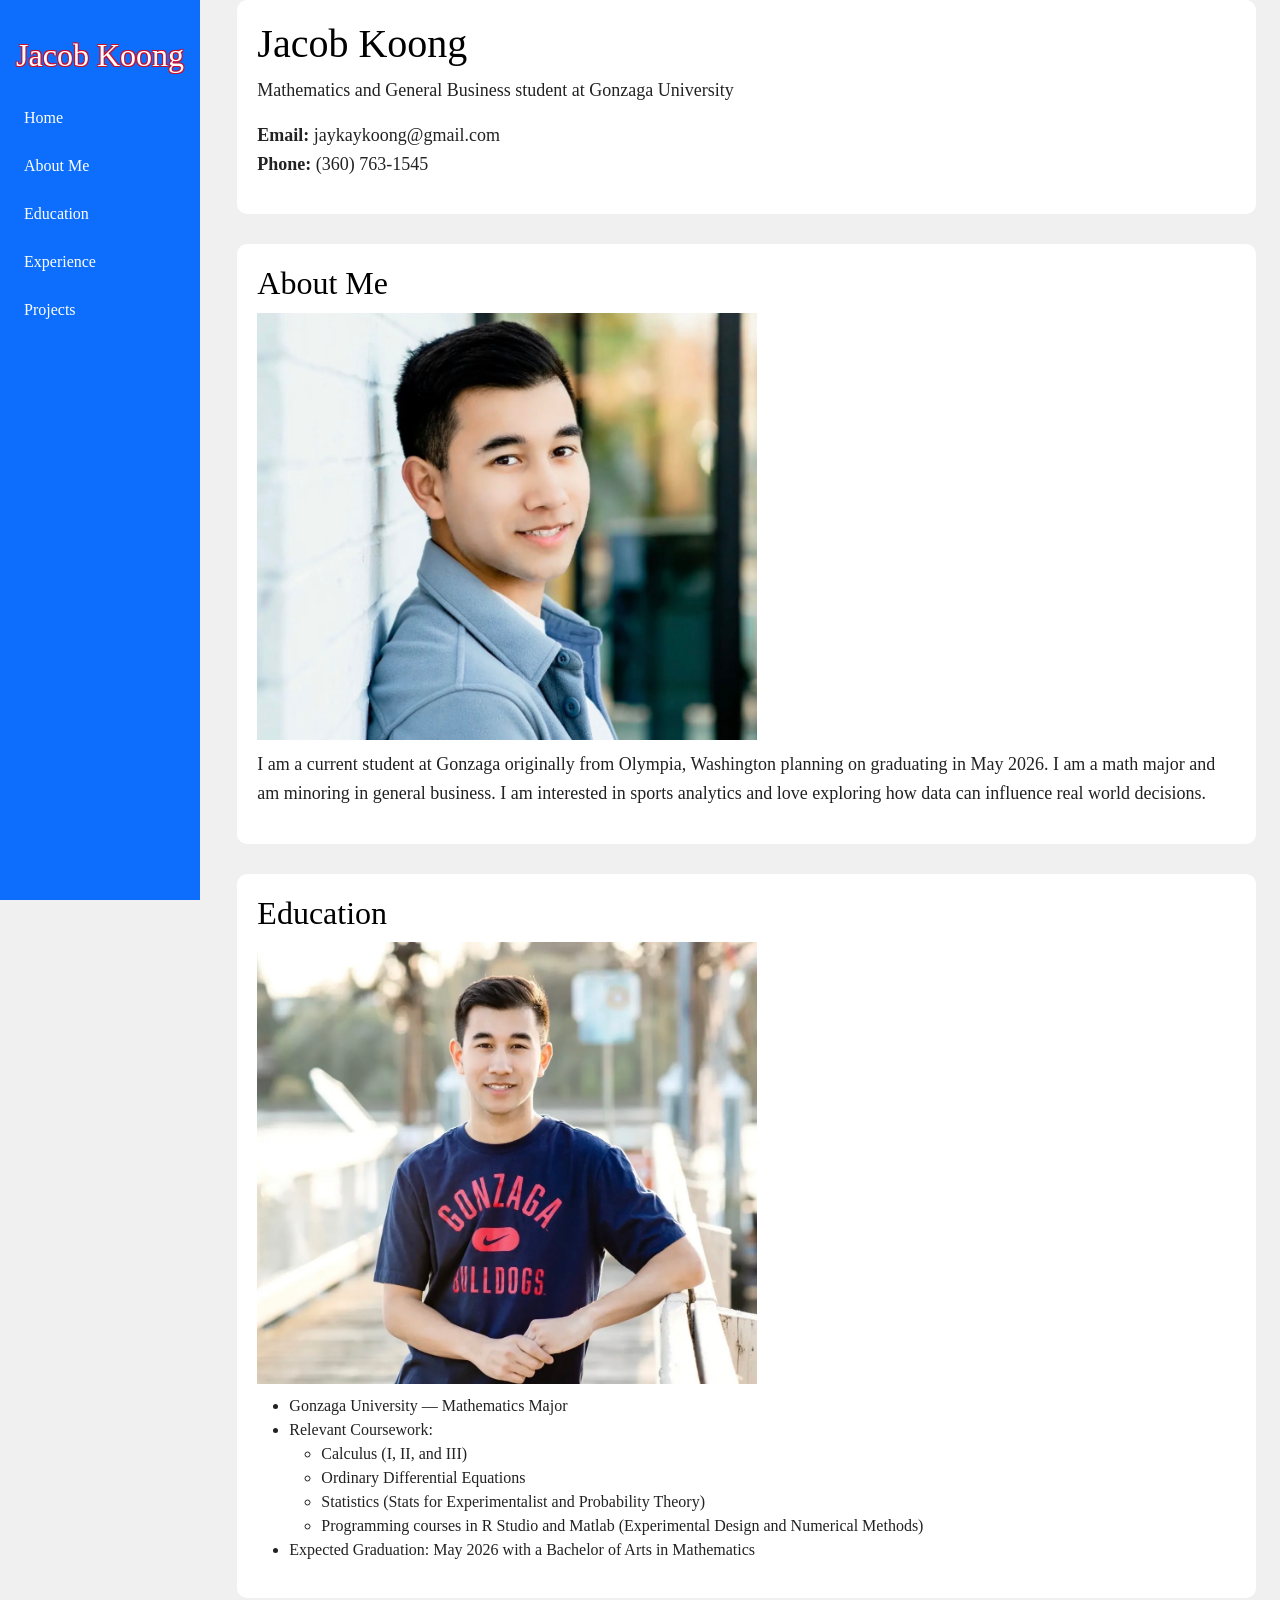
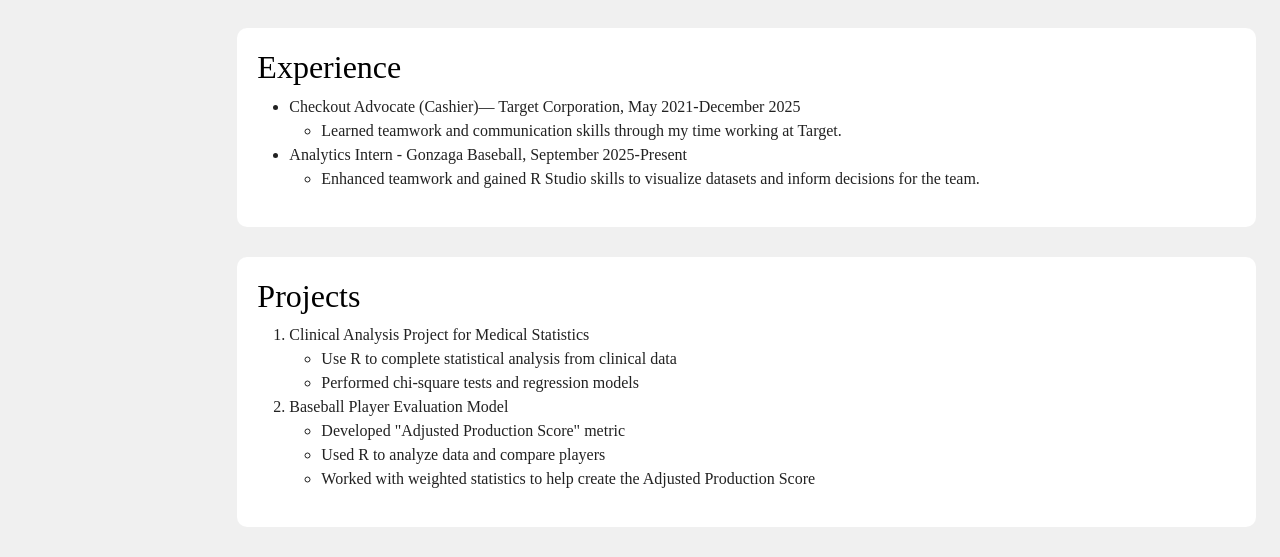
<file: index.html>
<!DOCTYPE html>
<html lang="en">
<head>
    <meta charset="UTF-8">
    <title>Jacob Koong - Portfolio</title>

    <!-- Bootstrap CSS -->
    <link href="https://cdn.jsdelivr.net/npm/bootstrap@5.3.2/dist/css/bootstrap.min.css" rel="stylesheet">

    <!-- Custom CSS -->
    <link rel="stylesheet" href="style.css">
</head>
<body>

<!-- Use Bootstrap container-fluid for full-width layout -->
<div class="container-fluid">
    <div class="row">

        <!-- Sidebar -->
        <nav class="col-md-3 col-lg-2 d-md-block bg-primary sidebar collapse">
            <div class="position-sticky pt-3">
                <h2>Jacob Koong</h2>
                <ul class="nav flex-column">
                    <li class="nav-item">
                        <a class="nav-link text-white" href="#home">Home</a>
                    </li>
                    <li class="nav-item">
                        <a class="nav-link text-white" href="#about">About Me</a>
                    </li>
                    <li class="nav-item">
                        <a class="nav-link text-white" href="#education">Education</a>
                    </li>
                    <li class="nav-item">
                        <a class="nav-link text-white" href="#experience">Experience</a>
                    </li>
                    <li class="nav-item">
                        <a class="nav-link text-white" href="#projects">Projects</a>
                    </li>
                </ul>
            </div>
        </nav>

        <!-- Main content -->
        <main class="col-md-9 ms-sm-auto col-lg-10 px-md-4">
            <section id="home">
    <h1>Jacob Koong</h1>
    <p>Mathematics and General Business student at Gonzaga University</p>

    <p>
        <strong>Email:</strong> jaykaykoong@gmail.com <br>
        <strong>Phone:</strong> (360) 763-1545
    </p>
</section>

            <section id="about">
                <h2>About Me</h2>
                <img src="IMG_3758.jpg" alt="About Me Image" class="section-img img-fluid">
                <p>I am a current student at Gonzaga originally from Olympia, Washington planning on graduating in May 2026. I am a math major and am minoring in general business. I am interested in sports analytics and love exploring how data can influence real world decisions.</p>
            </section>

            <section id="education">
                <h2>Education</h2>
                <img src="IMG_3834.jpg" alt="Education Image" class="section-img img-fluid">
                <ul>
                    <li>Gonzaga University — Mathematics Major</li>
                    <li>Relevant Coursework:
                        <ul>
                            <li>Calculus (I, II, and III)</li>
                            <li>Ordinary Differential Equations</li>
                            <li>Statistics (Stats for Experimentalist and Probability Theory)</li>
                            <li>Programming courses in R Studio and Matlab (Experimental Design and Numerical Methods)</li>
                        </ul>
                    </li>
                    <li>Expected Graduation: May 2026 with a Bachelor of Arts in Mathematics</li>
                </ul>
            </section>

            <section id="experience">
                <h2>Experience</h2>
                <ul>
                    <li>Checkout Advocate (Cashier)— Target Corporation, May 2021-December 2025
                        <ul>
                            <li>Learned teamwork and communication skills through my time working at Target.</li>
                        </ul>
                    </li>
                    <li>Analytics Intern - Gonzaga Baseball, September 2025-Present
                        <ul>
                            <li>Enhanced teamwork and gained R Studio skills to visualize datasets and inform decisions for the team.</li>
                        </ul>
                    </li>
                </ul>
            </section>

            <section id="projects">
                <h2>Projects</h2>
                <ol>
                    <li>Clinical Analysis Project for Medical Statistics
                        <ul>
                            <li>Use R to complete statistical analysis from clinical data</li>
                            <li>Performed chi-square tests and regression models</li>
                        </ul>
                    </li>
                    <li>Baseball Player Evaluation Model
                        <ul>
                            <li>Developed "Adjusted Production Score" metric</li>
                            <li>Used R to analyze data and compare players</li>
                            <li>Worked with weighted statistics to help create the Adjusted Production Score</li>
                        </ul>
                    </li>
                </ol>
            </section>
        </main>
    </div>
</div>

<!-- Bootstrap JS Bundle -->
<script src="https://cdn.jsdelivr.net/npm/bootstrap@5.3.2/dist/js/bootstrap.bundle.min.js"></script>
</body>
</html>
</file>
<file: style.css>
/* General */
body {
    font-family: "Times New Roman", Times, serif;
    margin: 0;
    background-color: #f0f0f0; /* light background for readability */
    color: #222;
}

/* Sidebar */
.sidebar {
    height: 100%;
    width: 200px;
    position: fixed;
    background-color: #041E42; /* Navy blue */
    padding-top: 20px;
}

.sidebar h2 {
    color: white; /* sidebar title text color */
    text-shadow: 
        -1px -1px 0 #C8102E,  
         1px -1px 0 #C8102E,  
        -1px  1px 0 #C8102E,  
         1px  1px 0 #C8102E;  
    text-align: center;
    margin-bottom: 20px;
    font-family: "Times New Roman", Times, serif;
}

.sidebar a {
    display: block;
    color: white;
    padding: 12px;
    text-decoration: none;
    font-family: "Times New Roman", Times, serif;
}

.sidebar a:hover {
    background-color: #C8102E; /* red hover */
}

/* Main content */
.main {
    margin-left: 220px;
    padding: 20px;
}

/* Sections */
section {
    background-color: white;
    padding: 20px;
    margin-bottom: 30px;
    border-radius: 10px;
}

/* Headings in sections */
h1, h2 {
    color: black; /* black headings in sections */
    font-family: "Times New Roman", Times, serif;
}

/* Paragraph text */
p {
    font-size: 18px; 
    line-height: 1.6; 
}

/* Images in sections */
.section-img {
    width: 100%;
    max-width: 500px;
    display: block;
    margin: 10px 0;
}
</file>
